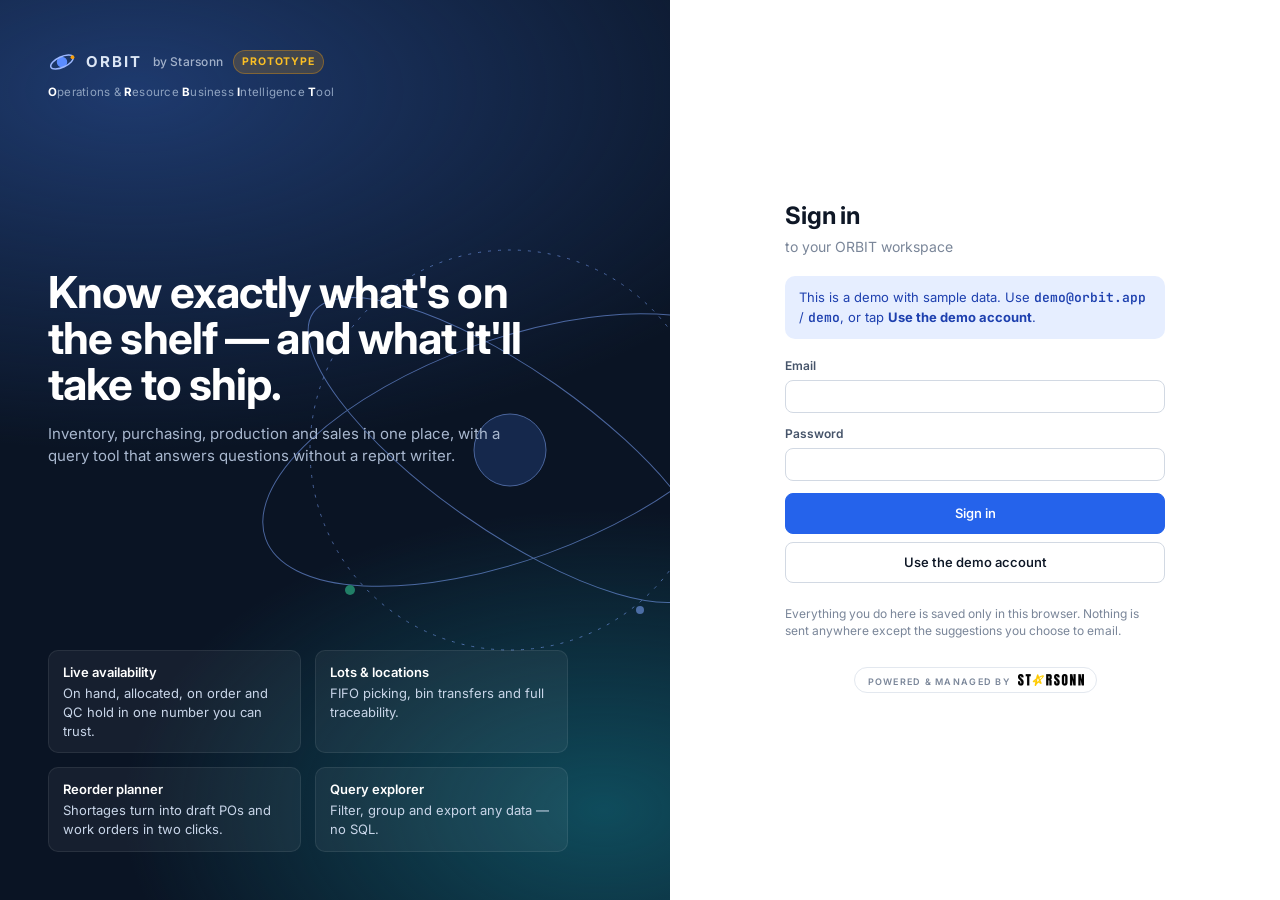
<file: orbit-demo/index.html>
<!doctype html>
<html lang="en">
<head>
<meta charset="utf-8">
<meta name="viewport" content="width=device-width, initial-scale=1, viewport-fit=cover">
<title>ORBIT · Inventory & operations (prototype)</title>
<meta name="description" content="ORBIT by Starsonn — an inventory control and operations prototype with a visual query explorer.">
<meta name="robots" content="noindex">
<link rel="icon" href="data:image/svg+xml,%3Csvg xmlns='http://www.w3.org/2000/svg' viewBox='0 0 32 32'%3E%3Crect width='32' height='32' rx='8' fill='%230D1B2E'/%3E%3Ccircle cx='16' cy='16' r='6' fill='%235B8CFF'/%3E%3Cellipse cx='16' cy='16' rx='13' ry='5.5' fill='none' stroke='%239DB8FF' stroke-width='1.6' transform='rotate(-25 16 16)'/%3E%3Ccircle cx='27' cy='11' r='2.2' fill='%23F59E0B'/%3E%3C/svg%3E">
<link rel="preconnect" href="https://fonts.googleapis.com"><link rel="preconnect" href="https://fonts.gstatic.com" crossorigin>
<link href="https://fonts.googleapis.com/css2?family=Inter:wght@400;500;600;700&family=JetBrains+Mono:wght@400;600&display=swap" rel="stylesheet">
<link rel="stylesheet" href="css/app.css?v=14">
</head>
<body>
<noscript>ORBIT needs JavaScript turned on.</noscript>
<script src="js/clients.js?v=14"></script>
<script src="js/data.js?v=14"></script>
<script src="js/data-fallpro.js?v=14"></script>
<script src="js/core.js?v=14"></script>
<script src="js/views1.js?v=14"></script>
<script src="js/views2.js?v=14"></script>
<script src="js/query.js?v=14"></script>
<script src="js/import.js?v=14"></script>
<script src="js/welcome.js?v=14"></script>
<script src="js/brand.js?v=14"></script>
<script>boot();</script>
</body>
</html>
</file>
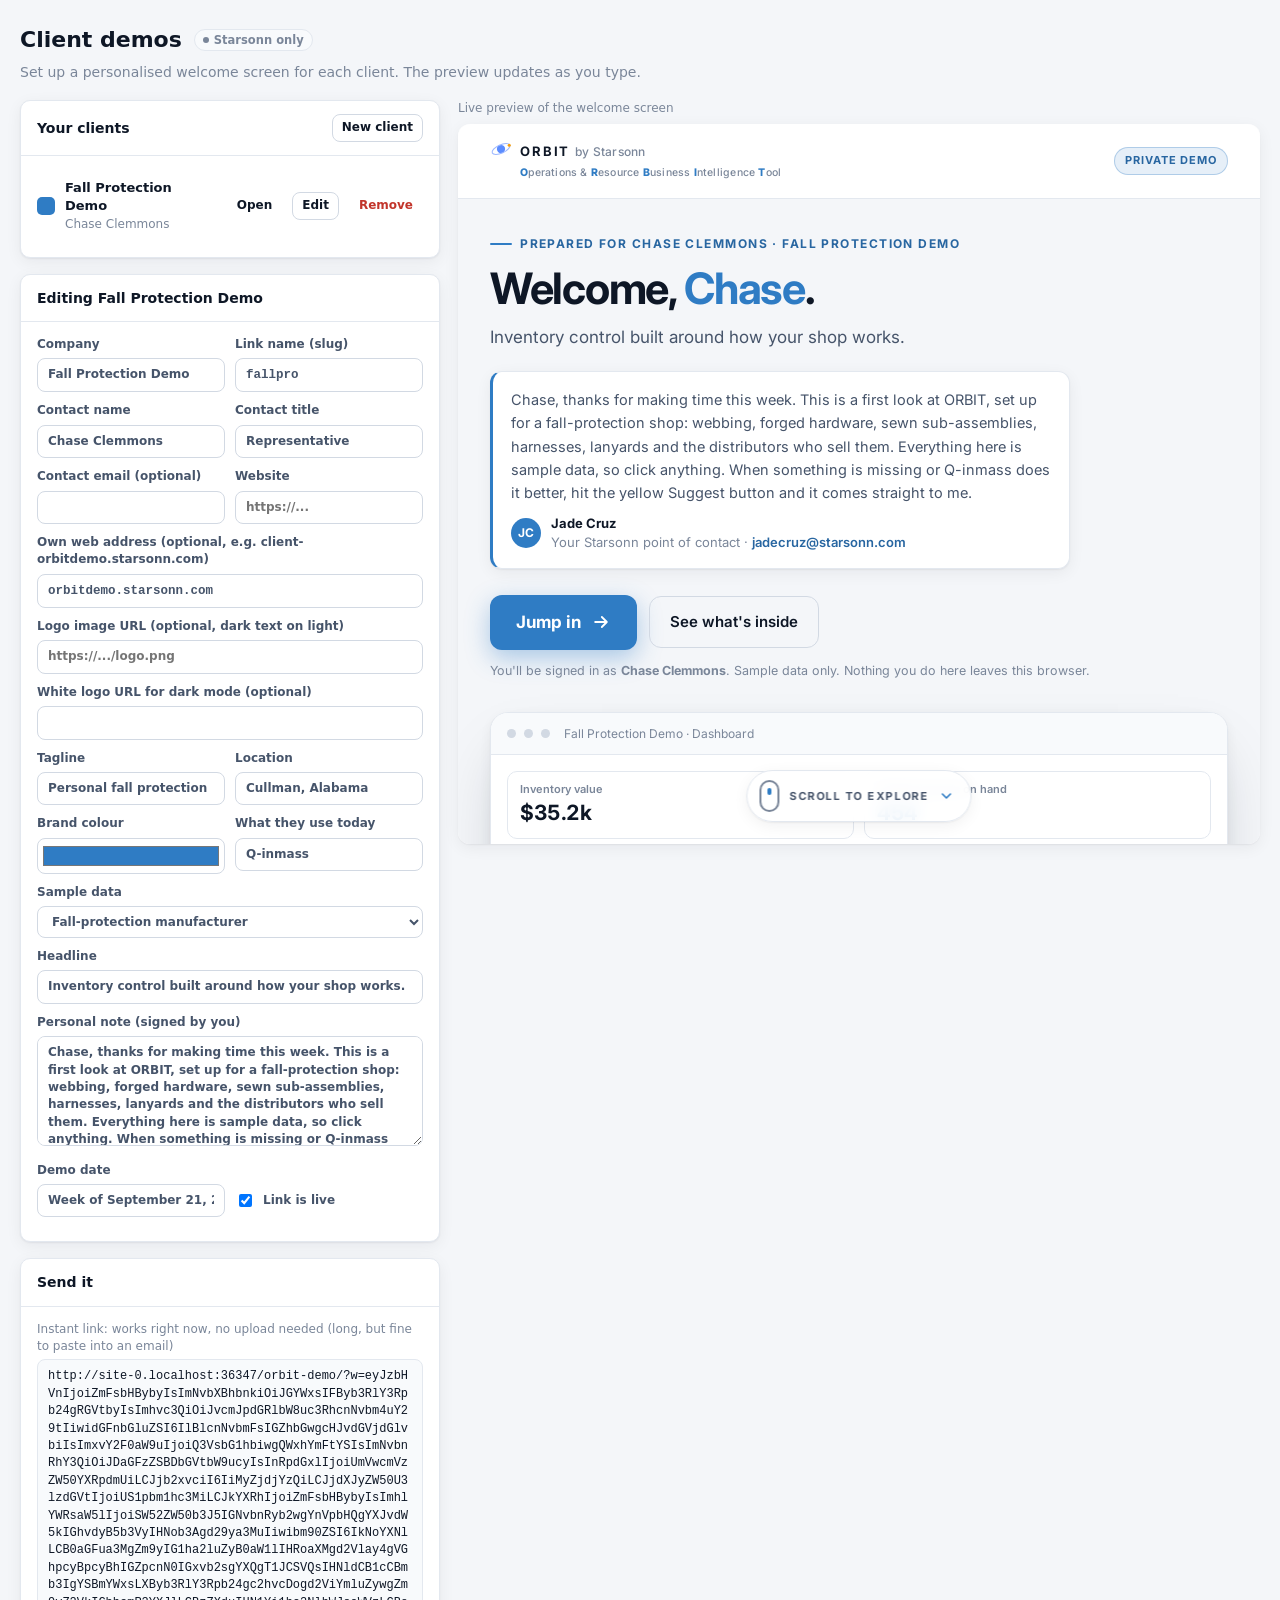
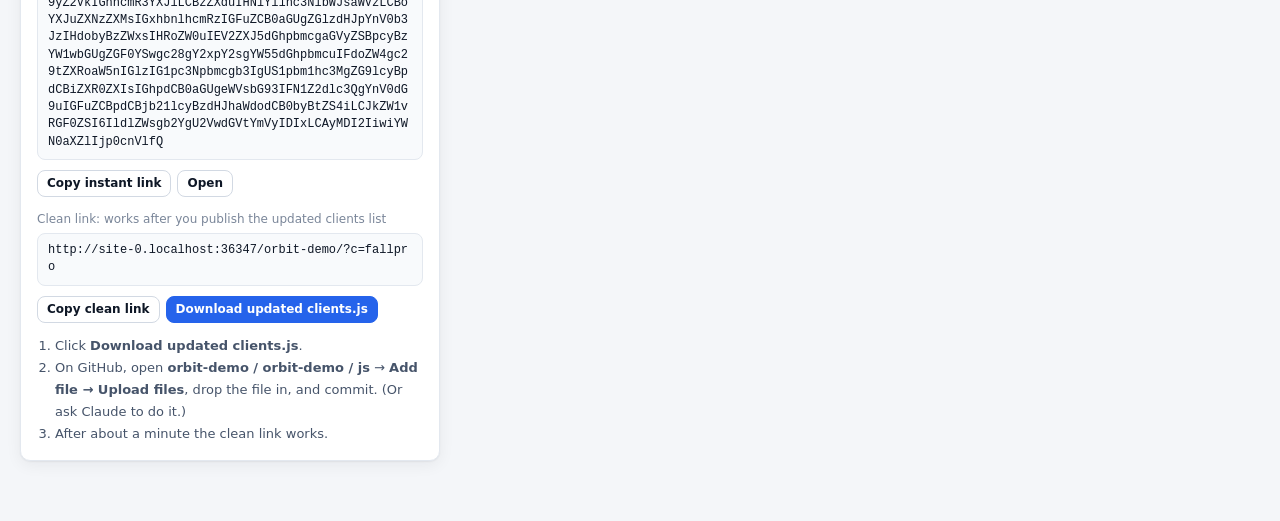
<file: orbit-demo/setup.html>
<!doctype html>
<html lang="en">
<head>
<meta charset="utf-8">
<meta name="viewport" content="width=device-width, initial-scale=1">
<title>Client demos · ORBIT setup</title>
<meta name="robots" content="noindex,nofollow">
<link rel="stylesheet" href="css/app.css?v=7">
<style>
body{background:var(--bg)}
.su{max-width:1320px;margin:0 auto;padding:24px 20px 60px}
.su-h{display:flex;align-items:center;gap:12px;margin-bottom:6px}
.su-h h1{margin:0;font-size:22px}
.su-g{display:grid;grid-template-columns:420px 1fr;gap:18px;align-items:start}
.su-g>*{min-width:0}
.su label.f{margin-bottom:10px}
.su textarea.in{min-height:110px;resize:vertical}
.su .row2{display:grid;grid-template-columns:1fr 1fr;gap:0 10px}
.su iframe{width:100%;height:720px;border:0;border-radius:12px;background:var(--panel);box-shadow:var(--shadow)}
.su .out{font-family:var(--mono);font-size:12px;word-break:break-all;background:var(--panel2);border:1px solid var(--line);border-radius:8px;padding:8px 10px;margin:4px 0 10px}
.su .steps{margin:0;padding-left:18px;font-size:13px;line-height:1.7;color:var(--ink2)}
.su .cl{display:flex;gap:10px;align-items:center;padding:9px 0;border-bottom:1px solid var(--line);font-size:13px}
.su .cl:last-child{border-bottom:0}
.su .cl b{flex:1}
.su .sw{width:18px;height:18px;border-radius:5px;flex:none}
@media (max-width:1000px){.su-g{grid-template-columns:1fr}.su iframe{height:560px}}
</style>
</head>
<body>
<div class="su">
  <div class="su-h"><h1>Client demos</h1><span class="pill neu">Starsonn only</span></div>
  <p class="muted" style="margin:0 0 18px">Set up a personalised welcome screen for each client. The preview updates as you type.</p>
  <div class="su-g">
    <div class="stack">
      <div class="card"><div class="card-h"><h3>Your clients</h3><div class="r"><button class="btn sm" id="new">New client</button></div></div><div class="card-b" id="list"></div></div>
      <form class="card" id="f" onsubmit="return false"><div class="card-h"><h3 id="ftitle">New client</h3></div><div class="card-b">
        <div class="row2"><label class="f"><span>Company</span><input class="in" name="company" placeholder="Company name"></label><label class="f"><span>Link name (slug)</span><input class="in mono" name="slug" placeholder="company-name"></label></div>
        <div class="row2"><label class="f"><span>Contact name</span><input class="in" name="contact" placeholder="Chase Clemmons"></label><label class="f"><span>Contact title</span><input class="in" name="title" placeholder="Representative"></label></div>
        <div class="row2"><label class="f"><span>Contact email (optional)</span><input class="in" name="email"></label><label class="f"><span>Website</span><input class="in" name="website" placeholder="https://..."></label></div>
        <label class="f"><span>Own web address (optional, e.g. client-orbitdemo.starsonn.com)</span><input class="in mono" name="host" placeholder="leave blank to use the ?c= link"></label>
        <label class="f"><span>Logo image URL (optional, dark text on light)</span><input class="in" name="logo" placeholder="https://.../logo.png"></label>
        <label class="f"><span>White logo URL for dark mode (optional)</span><input class="in" name="logoDark"></label>
        <div class="row2"><label class="f"><span>Tagline</span><input class="in" name="tagline"></label><label class="f"><span>Location</span><input class="in" name="location"></label></div>
        <div class="row2"><label class="f"><span>Brand colour</span><input class="in" name="color" type="color" value="#2563EB" style="height:36px;padding:3px"></label><label class="f"><span>What they use today</span><input class="in" name="currentSystem" placeholder="Q-inmass"></label></div>
        <label class="f"><span>Sample data</span><select class="in" name="data"><option value="fallpro">Fall-protection manufacturer</option><option value="machine">Machine shop (pumps, valves, controls)</option></select></label>
        <label class="f"><span>Headline</span><input class="in" name="headline" placeholder="Inventory control built around how ... works."></label>
        <label class="f"><span>Personal note (signed by you)</span><textarea class="in" name="note"></textarea></label>
        <div class="row2"><label class="f"><span>Demo date</span><input class="in" name="demoDate"></label><label class="f" style="display:flex;gap:8px;align-items:center;margin-top:22px"><input type="checkbox" name="active" checked> Link is live</label></div>
      </div></form>
      <div class="card"><div class="card-h"><h3>Send it</h3></div><div class="card-b">
        <div class="small muted">Instant link: works right now, no upload needed (long, but fine to paste into an email)</div>
        <div class="out" id="instant"></div>
        <div style="display:flex;gap:6px;flex-wrap:wrap;margin-bottom:14px"><button class="btn sm" id="copyI">Copy instant link</button><a class="btn sm" id="openI" target="_blank" rel="noopener">Open</a></div>
        <div class="small muted">Clean link: works after you publish the updated clients list</div>
        <div class="out" id="clean"></div>
        <div style="display:flex;gap:6px;flex-wrap:wrap;margin-bottom:12px"><button class="btn sm" id="copyC">Copy clean link</button><button class="btn sm pri" id="dl">Download updated clients.js</button></div>
        <ol class="steps"><li>Click <b>Download updated clients.js</b>.</li><li>On GitHub, open <b>orbit-demo / orbit-demo / js</b> → <b>Add file → Upload files</b>, drop the file in, and commit. (Or ask Claude to do it.)</li><li>After about a minute the clean link works.</li></ol>
      </div></div>
    </div>
    <div><div class="small muted" style="margin-bottom:6px">Live preview of the welcome screen</div><iframe id="pv" title="Welcome screen preview"></iframe></div>
  </div>
</div>
<script src="js/clients.js?v=7"></script>
<script>
(function(){
  var $=function(s){return document.querySelector(s)}, F=$('#f');
  var clients=JSON.parse(JSON.stringify(window.ORBIT_CLIENTS||{})), editing=null;
  var BASE=location.href.split('?')[0].split('#')[0].replace(/setup\.html$/,'');
  var FIELDS=['company','website','host','logo','logoDark','tagline','location','contact','title','email','color','currentSystem','data','headline','note','demoDate'];
  function esc(s){return String(s==null?'':s).replace(/[&<>"']/g,function(c){return {'&':'&amp;','<':'&lt;','>':'&gt;','"':'&quot;',"'":'&#39;'}[c]})}
  function slugify(s){return String(s||'').toLowerCase().replace(/[^a-z0-9]+/g,'-').replace(/^-+|-+$/g,'').slice(0,40)}
  function read(){ var o={}; FIELDS.forEach(function(k){ var v=F[k].value.trim(); if(v) o[k]=v; }); o.active=F.active.checked; var s=slugify(F.slug.value||o.company); return {slug:s,entry:o}; }
  function fill(slug,e){ editing=slug; F.slug.value=slug||''; FIELDS.forEach(function(k){ F[k].value=(e&&e[k])||(k==='color'?'#2563EB':k==='data'?'fallpro':''); }); F.active.checked=!e||e.active!==false; $('#ftitle').textContent=slug?'Editing '+(e.company||slug):'New client'; update(); }
  function b64(o){ return btoa(unescape(encodeURIComponent(JSON.stringify(o)))).replace(/\+/g,'-').replace(/\//g,'_').replace(/=+$/,''); }
  var t=null;
  function update(){ var r=read(); var e=Object.assign({slug:r.slug},r.entry);
    var inst=BASE+'?w='+b64(e), clean=BASE+'?c='+r.slug;
    $('#instant').textContent=inst; $('#clean').textContent=r.slug?clean:'(add a company name)'; $('#openI').href=inst;
    clearTimeout(t); t=setTimeout(function(){ $('#pv').src=BASE+'?w='+b64(Object.assign({},e,{slug:'preview-'+(r.slug||'x')}))+'&t='+Date.now(); },400);
    drawList(); }
  function drawList(){ var ks=Object.keys(clients); $('#list').innerHTML=ks.length?ks.map(function(k){ var c=clients[k]; return '<div class="cl"><span class="sw" style="background:'+esc(c.color||'#2563EB')+'"></span><b>'+esc(c.company||k)+'<div class="muted small" style="font-weight:400">'+esc(c.contact||'')+(c.active===false?' · hidden':'')+'</div></b><a class="btn sm ghost" target="_blank" rel="noopener" href="'+esc(BASE+'?c='+k)+'">Open</a><button class="btn sm" data-edit="'+esc(k)+'">Edit</button><button class="btn sm ghost danger" data-del="'+esc(k)+'">Remove</button></div>'; }).join(''):'<div class="muted small">No clients yet.</div>';
    Array.prototype.forEach.call(document.querySelectorAll('[data-edit]'),function(b){ b.onclick=function(){ fill(b.dataset.edit,clients[b.dataset.edit]); }; });
    Array.prototype.forEach.call(document.querySelectorAll('[data-del]'),function(b){ b.onclick=function(){ if(confirmDel(b.dataset.del)){ delete clients[b.dataset.del]; if(editing===b.dataset.del) fill(null,null); drawList(); } }; }); }
  function confirmDel(k){ var el=document.querySelector('[data-del="'+k+'"]'); if(el.dataset.sure){ return true; } el.dataset.sure=1; el.textContent='Click again to remove'; setTimeout(function(){ if(el){ delete el.dataset.sure; el.textContent='Remove'; } },3000); return false; }
  function commitForm(){ var r=read(); if(!r.slug) return false; if(editing&&editing!==r.slug) delete clients[editing]; clients[r.slug]=r.entry; editing=r.slug; return true; }
  function copy(txt,btn){ var done=function(){ var o=btn.textContent; btn.textContent='Copied'; setTimeout(function(){btn.textContent=o},1500); }; if(navigator.clipboard) navigator.clipboard.writeText(txt).then(done,function(){ prompt('Copy this',txt); }); else prompt('Copy this',txt); }
  F.addEventListener('input',function(e){ if(e.target.name==='company'&&!editing) F.slug.placeholder=slugify(F.company.value)||'client'; update(); });
  F.addEventListener('change',update);
  $('#new').onclick=function(){ fill(null,null); F.company.focus(); };
  $('#copyI').onclick=function(){ copy($('#instant').textContent,this); };
  $('#copyC').onclick=function(){ commitForm(); drawList(); copy($('#clean').textContent,this); };
  $('#dl').onclick=function(){ if(!commitForm()){ alert('Add a company name first.'); return; } drawList();
    fetch('js/clients.js',{cache:'no-store'}).then(function(r){return r.text()}).then(function(src){
      var a=src.indexOf('// ---- clients start ----'), b=src.indexOf('// ---- clients end ----');
      if(a<0||b<0) throw new Error('markers missing');
      var body='// ---- clients start ----\nwindow.ORBIT_CLIENTS = '+JSON.stringify(clients,null,2)+';\n';
      var out=src.slice(0,a)+body+src.slice(b);
      var bl=new Blob([out],{type:'text/javascript'}), l=document.createElement('a'); l.href=URL.createObjectURL(bl); l.download='clients.js'; document.body.appendChild(l); l.click(); l.remove();
    }).catch(function(e){ alert('Could not build clients.js: '+e.message); }); };
  var first=Object.keys(clients)[0]; fill(first||null, first?clients[first]:null);
})();
</script>
</body>
</html>
</file>
<file: orbit-demo/css/app.css>
:root{
  --bg:#F4F6F9; --panel:#FFFFFF; --panel2:#F8FAFC; --ink:#0E1726; --ink2:#46546A; --ink3:#7A8699; --line:#E3E8EF; --line2:#D2D9E3;
  --side:#0D1B2E; --side2:#15263D; --sideInk:#C9D4E3; --sideInk2:#7F91AA;
  --acc:#2563EB; --acc2:#1D4ED8; --accSoft:#E6EEFF; --accInk:#1E40AF;
  --ok:#0F8A5F; --okSoft:#E3F5EC; --warn:#B45309; --warnSoft:#FEF3E2; --bad:#C2352B; --badSoft:#FDECEA; --info:#6D28D9; --infoSoft:#F1EAFE;
  --sug:#F59E0B; --sugInk:#3A2500;
  --shadow:0 1px 2px rgba(14,23,38,.06),0 4px 16px rgba(14,23,38,.06); --r:10px;
  --mono:'JetBrains Mono',ui-monospace,SFMono-Regular,Menlo,monospace; --sans:'Inter',system-ui,-apple-system,Segoe UI,Roboto,sans-serif;
  color-scheme:light;
}
:root[data-theme="dark"]{
  --bg:#0B1220; --panel:#111A2B; --panel2:#0E1626; --ink:#E6ECF5; --ink2:#AAB6C8; --ink3:#7C8AA0; --line:#1F2B40; --line2:#2A3953;
  --side:#070D18; --side2:#101B2D; --sideInk:#C9D4E3; --sideInk2:#6F809A;
  --acc:#5B8CFF; --acc2:#7AA2FF; --accSoft:#17264A; --accInk:#A9C1FF;
  --ok:#34C28D; --okSoft:#0F2E24; --warn:#F0A23B; --warnSoft:#33240C; --bad:#F2685D; --badSoft:#3A1714; --info:#A98BFA; --infoSoft:#241A40;
  --shadow:0 1px 2px rgba(0,0,0,.3),0 6px 20px rgba(0,0,0,.25); color-scheme:dark;
}
*{box-sizing:border-box}
[hidden]{display:none!important}
html,body{margin:0;height:100%}
body{background:var(--bg);color:var(--ink);font:14px/1.45 var(--sans);-webkit-font-smoothing:antialiased}
button,input,select,textarea{font:inherit;color:inherit}
a{color:var(--acc)}
.mono{font-family:var(--mono);font-size:12.5px}
.muted{color:var(--ink3)} .small{font-size:12px}
.num{text-align:right;font-variant-numeric:tabular-nums}

/* ---------- login ---------- */
.login{min-height:100%;display:grid;grid-template-columns:1.1fr 1fr}
.login-art{background:radial-gradient(1200px 600px at 20% 10%,#1E3A6E 0%,transparent 60%),radial-gradient(800px 500px at 90% 90%,#0F4C5C 0%,transparent 60%),#0A1424;color:#DCE6F5;padding:48px;display:flex;flex-direction:column;justify-content:space-between;position:relative;overflow:hidden}
.login-art h1{font-size:44px;line-height:1.05;letter-spacing:-.02em;margin:0 0 16px;color:#fff;max-width:520px}
.login-art p{color:#A9B8CF;max-width:460px;font-size:15px}
.orbits{position:absolute;right:-120px;top:50%;transform:translateY(-50%);width:560px;height:560px;opacity:.55;pointer-events:none}
.feat{display:grid;grid-template-columns:repeat(2,minmax(0,1fr));gap:14px;max-width:520px;position:relative}
.feat div{background:rgba(255,255,255,.05);border:1px solid rgba(255,255,255,.08);border-radius:10px;padding:12px 14px;font-size:13px;color:#C8D5E8}
.feat b{display:block;color:#fff;font-weight:600;margin-bottom:2px}
.login-form{display:flex;align-items:center;justify-content:center;padding:32px 16px;background:var(--panel)}
.login-card{width:100%;max-width:380px}
.login-card h2{margin:0 0 4px;font-size:24px;letter-spacing:-.01em}
.demo-hint{margin:18px 0;padding:12px 14px;border-radius:10px;background:var(--accSoft);color:var(--accInk);font-size:13px}
.demo-hint code{font-family:var(--mono);font-weight:600}
.brand{display:flex;align-items:center;gap:10px;font-weight:700;letter-spacing:.14em;font-size:15px}
.brand small{font-weight:500;letter-spacing:.02em;opacity:.7;font-size:12px}
.proto-tag{display:inline-block;font-size:10.5px;letter-spacing:.08em;text-transform:uppercase;font-weight:700;padding:3px 8px;border-radius:99px;background:rgba(245,158,11,.18);color:#FBBF24;border:1px solid rgba(245,158,11,.35)}

/* ---------- shell ---------- */
.app{display:grid;grid-template-columns:232px 1fr;min-height:100%}
.side{background:var(--side);color:var(--sideInk);display:flex;flex-direction:column;position:sticky;top:0;height:100vh;overflow:auto}
.side .brand{padding:18px 18px 14px;color:#fff}
.side nav{padding:4px 10px 12px;flex:1}
.nav-sec{font-size:10.5px;text-transform:uppercase;letter-spacing:.1em;color:var(--sideInk2);padding:14px 10px 6px;font-weight:600}
.nav a{display:flex;align-items:center;gap:10px;padding:8px 10px;border-radius:8px;color:var(--sideInk);text-decoration:none;font-size:13.5px}
.nav a:hover{background:var(--side2);color:#fff}
.nav a.on{background:#1E3A66;color:#fff}
.nav a .cnt{margin-left:auto;font-size:11px;background:rgba(255,255,255,.1);padding:1px 7px;border-radius:99px}
.nav a .cnt.bad{background:#7F1D1D;color:#FECACA}
.nav svg{width:17px;height:17px;flex:none;opacity:.9}
.side-foot{padding:12px 14px;border-top:1px solid rgba(255,255,255,.07);font-size:12px;color:var(--sideInk2)}
.side-scrim{display:none}
.orbit-full{font-size:11.5px;letter-spacing:.02em;color:#8FA3C0;margin-top:8px}
.orbit-full b{color:#fff;font-weight:700}
.side .orbit-full{padding:0 18px 12px;margin-top:-8px;font-size:10.5px;line-height:1.4}
.side .orbit-full b{color:#9DB8FF}
.main{min-width:0;display:flex;flex-direction:column}
.top{position:sticky;top:0;z-index:20;background:color-mix(in srgb,var(--bg) 88%,transparent);backdrop-filter:blur(8px);border-bottom:1px solid var(--line);display:flex;align-items:center;gap:10px;padding:10px 22px}
.search-btn{flex:1;max-width:520px;display:flex;align-items:center;gap:8px;background:var(--panel);border:1px solid var(--line2);border-radius:9px;padding:8px 12px;color:var(--ink3);cursor:pointer;text-align:left}
.search-btn kbd{margin-left:auto}
kbd{font-family:var(--mono);font-size:11px;border:1px solid var(--line2);border-bottom-width:2px;border-radius:5px;padding:0 5px;color:var(--ink3);background:var(--panel2)}
.top .sp{flex:1}
.btn-suggest{display:inline-flex;align-items:center;gap:8px;background:var(--sug);color:var(--sugInk);border:0;border-radius:9px;padding:8px 14px;font-weight:650;cursor:pointer;box-shadow:0 0 0 0 rgba(245,158,11,.55);animation:pulse 2.6s ease-out 3}
.btn-suggest:hover{filter:brightness(1.05)}
.btn-suggest svg{width:17px;height:17px}
@keyframes pulse{0%{box-shadow:0 0 0 0 rgba(245,158,11,.55)}100%{box-shadow:0 0 0 12px rgba(245,158,11,0)}}
@media (prefers-reduced-motion:reduce){.btn-suggest{animation:none}}
.avatar{width:32px;height:32px;border-radius:50%;background:var(--acc);color:#fff;display:grid;place-items:center;font-weight:650;font-size:12.5px;cursor:pointer;border:0}
.icon-btn{border:1px solid var(--line2);background:var(--panel);border-radius:8px;width:34px;height:34px;display:grid;place-items:center;cursor:pointer;color:var(--ink2)}
.icon-btn svg{width:17px;height:17px}
.menu-btn{display:none}
.content{padding:22px;max-width:1500px;width:100%}
.ph{display:flex;align-items:flex-end;gap:12px;flex-wrap:wrap;margin-bottom:18px}
.ph h1{font-size:22px;margin:0;letter-spacing:-.01em}
.ph .sub{color:var(--ink3);font-size:13px;margin-top:2px}
.ph .acts{margin-left:auto;display:flex;gap:8px;flex-wrap:wrap}
.crumb{font-size:12px;color:var(--ink3);margin-bottom:4px}
.crumb a{color:var(--ink3);text-decoration:none}.crumb a:hover{color:var(--acc)}

/* ---------- controls ---------- */
.btn{display:inline-flex;align-items:center;gap:7px;border:1px solid var(--line2);background:var(--panel);color:var(--ink);border-radius:8px;padding:7px 12px;cursor:pointer;font-weight:550;font-size:13px;white-space:nowrap;text-decoration:none}
.btn:hover{border-color:var(--ink3)}
.btn svg{width:15px;height:15px}
.btn.pri{background:var(--acc);border-color:var(--acc);color:#fff}
.btn.pri:hover{background:var(--acc2)}
.btn.ghost{border-color:transparent;background:transparent}
.btn.danger{color:var(--bad)}
.btn.sm{padding:4px 9px;font-size:12px}
.btn:disabled{opacity:.45;cursor:not-allowed}
input.in,select.in,textarea.in{background:var(--panel);border:1px solid var(--line2);border-radius:8px;padding:7px 10px;width:100%;outline:none}
input.in:focus,select.in:focus,textarea.in:focus{border-color:var(--acc);box-shadow:0 0 0 3px color-mix(in srgb,var(--acc) 20%,transparent)}
label.f{display:block;font-size:12px;font-weight:600;color:var(--ink2);margin-bottom:12px}
label.f>span{display:block;margin-bottom:5px}
.grid2{display:grid;grid-template-columns:1fr 1fr;gap:0 14px}
.grid3{display:grid;grid-template-columns:repeat(3,1fr);gap:0 14px}
.seg{display:inline-flex;border:1px solid var(--line2);border-radius:8px;overflow:hidden;background:var(--panel)}
.seg button{border:0;background:transparent;padding:6px 11px;cursor:pointer;font-size:12.5px;color:var(--ink2);font-weight:550}
.seg button+button{border-left:1px solid var(--line2)}
.seg button.on{background:var(--accSoft);color:var(--accInk)}

/* ---------- cards / kpis ---------- */
.card{background:var(--panel);border:1px solid var(--line);border-radius:var(--r);box-shadow:var(--shadow)}
.card-h{display:flex;align-items:center;gap:8px;padding:13px 16px;border-bottom:1px solid var(--line)}
.card-h h3{margin:0;font-size:14px}
.card-h .r{margin-left:auto;display:flex;gap:6px;align-items:center}
.card-b{padding:14px 16px}
.kpis{display:grid;grid-template-columns:repeat(auto-fit,minmax(170px,1fr));gap:12px;margin-bottom:16px}
.kpi{padding:14px 16px;cursor:pointer;text-decoration:none;color:inherit;display:block}
.kpi:hover{border-color:var(--line2)}
.kpi .l{font-size:12px;color:var(--ink3);font-weight:550}
.kpi .v{font-size:24px;font-weight:700;letter-spacing:-.02em;margin-top:4px;font-variant-numeric:tabular-nums}
.kpi .d{font-size:12px;margin-top:2px;color:var(--ink3)}
.kpi.bad .v{color:var(--bad)} .kpi.warn .v{color:var(--warn)}
.dash{display:grid;grid-template-columns:2fr 1fr;gap:16px}
.stack{display:flex;flex-direction:column;gap:16px}
.sug-card{background:linear-gradient(135deg,#FFF7E6,#FFEFD1);border:1px solid #F8D38A;color:#4A3000;border-radius:var(--r);padding:16px 18px;display:flex;gap:14px;align-items:center}
:root[data-theme="dark"] .sug-card{background:linear-gradient(135deg,#2B2210,#3A2A0A);border-color:#6B4E14;color:#FDE7B6}
.sug-card h3{margin:0 0 2px;font-size:15px}
.sug-card p{margin:0;font-size:13px;opacity:.85}
.sug-card .btn-suggest{margin-left:auto;animation:none}

/* ---------- tables ---------- */
.tbar{display:flex;align-items:center;gap:8px;padding:10px 12px;border-bottom:1px solid var(--line);flex-wrap:wrap}
.tbar .q{max-width:280px}
.tbar .r{margin-left:auto;display:flex;gap:6px;align-items:center}
.chips{display:flex;gap:6px;flex-wrap:wrap}
.chip{border:1px solid var(--line2);background:var(--panel);border-radius:99px;padding:4px 10px;font-size:12px;cursor:pointer;color:var(--ink2);font-weight:550}
.chip.on{background:var(--accSoft);border-color:color-mix(in srgb,var(--acc) 40%,transparent);color:var(--accInk)}
.chip .n{opacity:.7;margin-left:4px}
.twrap{overflow:auto;max-height:calc(100vh - 250px)}
.twrap.free{max-height:none}
table.t{width:100%;border-collapse:separate;border-spacing:0;font-size:13px}
table.t th{position:sticky;top:0;background:var(--panel2);text-align:left;font-weight:600;font-size:11.5px;text-transform:uppercase;letter-spacing:.04em;color:var(--ink3);padding:9px 12px;border-bottom:1px solid var(--line);white-space:nowrap;cursor:pointer;user-select:none;z-index:1}
table.t th.num{text-align:right}
table.t th .ar{opacity:.4;margin-left:3px}
table.t th.sorted{color:var(--ink)} table.t th.sorted .ar{opacity:1;color:var(--acc)}
table.t td{padding:9px 12px;border-bottom:1px solid var(--line);white-space:nowrap;vertical-align:middle}
table.t tbody tr{cursor:pointer}
table.t tbody tr:hover td{background:color-mix(in srgb,var(--acc) 5%,var(--panel))}
table.t tr.sel td{background:var(--accSoft)}
table.t td.wrap{white-space:normal;min-width:220px}
table.t tfoot td{font-weight:650;background:var(--panel2);position:sticky;bottom:0}
.t-empty{padding:40px;text-align:center;color:var(--ink3)}
.tcount{font-size:12px;color:var(--ink3);padding:8px 12px}
.pill{display:inline-flex;align-items:center;gap:5px;padding:2px 8px;border-radius:99px;font-size:11.5px;font-weight:600;white-space:nowrap}
.pill::before{content:'';width:6px;height:6px;border-radius:50%;background:currentColor}
.pill.ok{background:var(--okSoft);color:var(--ok)} .pill.warn{background:var(--warnSoft);color:var(--warn)} .pill.bad{background:var(--badSoft);color:var(--bad)} .pill.info{background:var(--infoSoft);color:var(--info)} .pill.acc{background:var(--accSoft);color:var(--accInk)} .pill.neu{background:var(--panel2);color:var(--ink3);border:1px solid var(--line)}
.bar{height:6px;border-radius:99px;background:var(--line);overflow:hidden;min-width:60px}
.bar i{display:block;height:100%;background:var(--acc);border-radius:99px}
.bar.ok i{background:var(--ok)} .bar.warn i{background:var(--warn)} .bar.bad i{background:var(--bad)}
.link{color:var(--acc);cursor:pointer;text-decoration:none;font-weight:550}
.link:hover{text-decoration:underline}
.pos{color:var(--ok)} .neg{color:var(--bad)}

/* ---------- drawer / modal ---------- */
.scrim{position:fixed;inset:0;background:rgba(8,14,26,.45);z-index:50;animation:fade .15s}
@keyframes fade{from{opacity:0}}
.drawer{position:fixed;top:0;right:0;bottom:0;width:min(760px,100%);background:var(--bg);z-index:51;display:flex;flex-direction:column;box-shadow:-10px 0 40px rgba(0,0,0,.2);animation:slide .2s ease-out}
@keyframes slide{from{transform:translateX(40px);opacity:0}}
.drawer-h{padding:16px 20px;background:var(--panel);border-bottom:1px solid var(--line);display:flex;gap:12px;align-items:flex-start}
.drawer-h h2{margin:0;font-size:18px}
.drawer-b{overflow:auto;padding:18px 20px;flex:1}
.tabs{display:flex;gap:2px;border-bottom:1px solid var(--line);margin-bottom:14px;overflow-x:auto}
.tabs button{border:0;background:none;padding:9px 12px;cursor:pointer;color:var(--ink3);font-weight:600;font-size:13px;border-bottom:2px solid transparent;margin-bottom:-1px;white-space:nowrap}
.tabs button.on{color:var(--ink);border-color:var(--acc)}
.modal-wrap{position:fixed;inset:0;z-index:60;display:grid;place-items:center;padding:16px;overflow:auto}
.modal{background:var(--panel);border-radius:14px;width:min(560px,100%);box-shadow:0 20px 60px rgba(0,0,0,.3);animation:pop .16s ease-out;max-height:calc(100vh - 32px);display:flex;flex-direction:column}
.modal.wide{width:min(860px,100%)}
@keyframes pop{from{transform:scale(.97);opacity:0}}
.modal-h{padding:16px 20px 6px;display:flex;align-items:flex-start;gap:10px}
.modal-h h2{margin:0;font-size:17px}
.modal-b{padding:10px 20px;overflow:auto}
.modal-f{padding:12px 20px 16px;display:flex;gap:8px;justify-content:flex-end;border-top:1px solid var(--line);margin-top:6px}
.x{margin-left:auto;border:0;background:none;cursor:pointer;color:var(--ink3);font-size:20px;line-height:1;padding:2px 6px;border-radius:6px}
.x:hover{background:var(--panel2)}
.stats{display:grid;grid-template-columns:repeat(auto-fit,minmax(110px,1fr));gap:10px;margin-bottom:16px}
.stat{background:var(--panel);border:1px solid var(--line);border-radius:10px;padding:10px 12px}
.stat .l{font-size:11px;color:var(--ink3);font-weight:600;text-transform:uppercase;letter-spacing:.04em}
.stat .v{font-size:18px;font-weight:700;margin-top:2px;font-variant-numeric:tabular-nums}
.kv{display:grid;grid-template-columns:140px 1fr;gap:6px 12px;font-size:13px}
.kv dt{color:var(--ink3)} .kv dd{margin:0}
.note{padding:10px 12px;border-radius:9px;font-size:13px;margin-bottom:12px}
.note.warn{background:var(--warnSoft);color:var(--warn)} .note.bad{background:var(--badSoft);color:var(--bad)} .note.ok{background:var(--okSoft);color:var(--ok)} .note.info{background:var(--accSoft);color:var(--accInk)}

/* ---------- palette ---------- */
.pal{position:fixed;inset:0;z-index:70;display:flex;justify-content:center;align-items:flex-start;padding:10vh 16px}
.pal-box{width:min(640px,100%);background:var(--panel);border-radius:14px;box-shadow:0 20px 60px rgba(0,0,0,.35);overflow:hidden;animation:pop .14s}
.pal-box input{border:0;border-bottom:1px solid var(--line);padding:16px 18px;width:100%;font-size:16px;outline:none;background:transparent}
.pal-list{max-height:52vh;overflow:auto;padding:6px}
.pal-it{display:flex;gap:10px;align-items:center;padding:9px 12px;border-radius:8px;cursor:pointer}
.pal-it.on,.pal-it:hover{background:var(--accSoft)}
.pal-it .k{font-size:11px;color:var(--ink3);margin-left:auto;text-transform:uppercase;letter-spacing:.05em}
.pal-grp{font-size:11px;color:var(--ink3);padding:8px 12px 4px;text-transform:uppercase;letter-spacing:.06em;font-weight:600}

/* ---------- query explorer ---------- */
.qx{display:grid;grid-template-columns:320px 1fr;gap:16px;align-items:start}
.qx-side .card-b{display:flex;flex-direction:column;gap:14px}
.qx h4{margin:0 0 6px;font-size:11.5px;text-transform:uppercase;letter-spacing:.06em;color:var(--ink3)}
.frow{display:grid;grid-template-columns:1fr;gap:6px;padding:10px;border:1px solid var(--line);border-radius:9px;background:var(--panel2);position:relative}
.frow .x{position:absolute;right:4px;top:4px;font-size:16px}
.frow .two{display:grid;grid-template-columns:1fr 1fr;gap:6px}
.sentence{font-size:14px;padding:12px 16px;border-bottom:1px solid var(--line);color:var(--ink2);line-height:1.7}
.sentence b{color:var(--ink);background:var(--accSoft);padding:1px 6px;border-radius:5px;font-weight:600}
.starter{display:grid;grid-template-columns:repeat(auto-fill,minmax(220px,1fr));gap:8px}
.starter button{text-align:left;border:1px solid var(--line);background:var(--panel);border-radius:9px;padding:10px 12px;cursor:pointer;font-size:13px;color:var(--ink)}
.starter button:hover{border-color:var(--acc)}
.starter button small{display:block;color:var(--ink3);font-size:11.5px;margin-top:2px}
.ask{display:flex;gap:8px;padding:12px 16px;border-bottom:1px solid var(--line);background:var(--panel2)}
.ask input{font-size:14px}

/* ---------- charts ---------- */
.chart{width:100%;display:block}
.chart text{fill:var(--ink3);font-size:11px;font-family:var(--sans)}
.chart .grid{stroke:var(--line)}
.legend{display:flex;gap:14px;font-size:12px;color:var(--ink2);flex-wrap:wrap}
.legend i{display:inline-block;width:10px;height:10px;border-radius:3px;margin-right:5px;vertical-align:-1px}
.tip{position:fixed;pointer-events:none;background:var(--ink);color:var(--panel);font-size:12px;padding:6px 9px;border-radius:7px;z-index:90;white-space:nowrap}

/* ---------- toast ---------- */
.toasts{position:fixed;bottom:18px;left:50%;transform:translateX(-50%);z-index:95;display:flex;flex-direction:column;gap:8px;align-items:center}
.toast{background:var(--ink);color:var(--panel);padding:10px 16px;border-radius:10px;font-size:13px;box-shadow:var(--shadow);animation:pop .15s}
.toast.ok{background:var(--ok);color:#fff}
.activity{list-style:none;margin:0;padding:0}
.activity li{display:flex;gap:10px;padding:9px 16px;border-bottom:1px solid var(--line);font-size:13px;align-items:center}
.activity li:last-child{border-bottom:0}
.tico{width:28px;height:28px;border-radius:8px;display:grid;place-items:center;font-size:11px;font-weight:700;flex:none}
.attn li{cursor:pointer}
.attn li:hover{background:var(--panel2)}
.empty-state{padding:30px;text-align:center;color:var(--ink3)}
.bomtree{font-size:13px}
.bomtree .row{display:grid;grid-template-columns:1fr 80px 90px 90px;gap:8px;padding:7px 10px;border-bottom:1px solid var(--line);align-items:center}
.bomtree .row.h{font-size:11px;text-transform:uppercase;letter-spacing:.05em;color:var(--ink3);font-weight:600}
.flow{display:flex;gap:6px;align-items:center;flex-wrap:wrap;margin-bottom:14px}
.flow span{padding:4px 10px;border-radius:99px;font-size:12px;border:1px solid var(--line2);color:var(--ink3)}
.flow span.done{background:var(--okSoft);color:var(--ok);border-color:transparent}
.flow span.cur{background:var(--acc);color:#fff;border-color:transparent}
.flow i{color:var(--ink3);font-style:normal}

@media (max-width:1100px){.dash{grid-template-columns:1fr}.qx{grid-template-columns:1fr}}
@media (max-width:860px){
  .login{grid-template-columns:1fr}.login-art{padding:28px 20px;min-height:auto}.login-art h1{font-size:30px}.orbits{display:none}.feat{grid-template-columns:1fr 1fr}
  .app{grid-template-columns:1fr}
  .side{position:fixed;left:0;top:0;bottom:0;width:260px;z-index:55;transform:translateX(-100%);transition:transform .2s}
  .app.nav-open .side{transform:none}
  .app.nav-open .side-scrim{display:block}
  .side-scrim{display:none;position:fixed;inset:0;z-index:54;background:rgba(0,0,0,.4)}
  .menu-btn{display:grid}
  .top{padding:10px 16px}
  .search-btn span.lbl{display:none}.search-btn kbd{display:none}
  .btn-suggest .lbl-long{display:none}
  .content{padding:16px}
  .grid2,.grid3{grid-template-columns:1fr}
  .twrap{max-height:none}
  .kv{grid-template-columns:110px 1fr}
}
@media (min-width:861px){.btn-suggest .lbl-short{display:none}}
.search-btn svg{width:16px;height:16px;flex:none}
.qx>*,.dash>*,.stack>*{min-width:0}
.sug-card>svg{flex:none}
@media (max-width:860px){.sug-card{flex-wrap:wrap}.sug-card .btn-suggest{margin-left:0;width:100%;justify-content:center}.sug-card .btn-suggest .lbl-short{display:none}}
</file>
